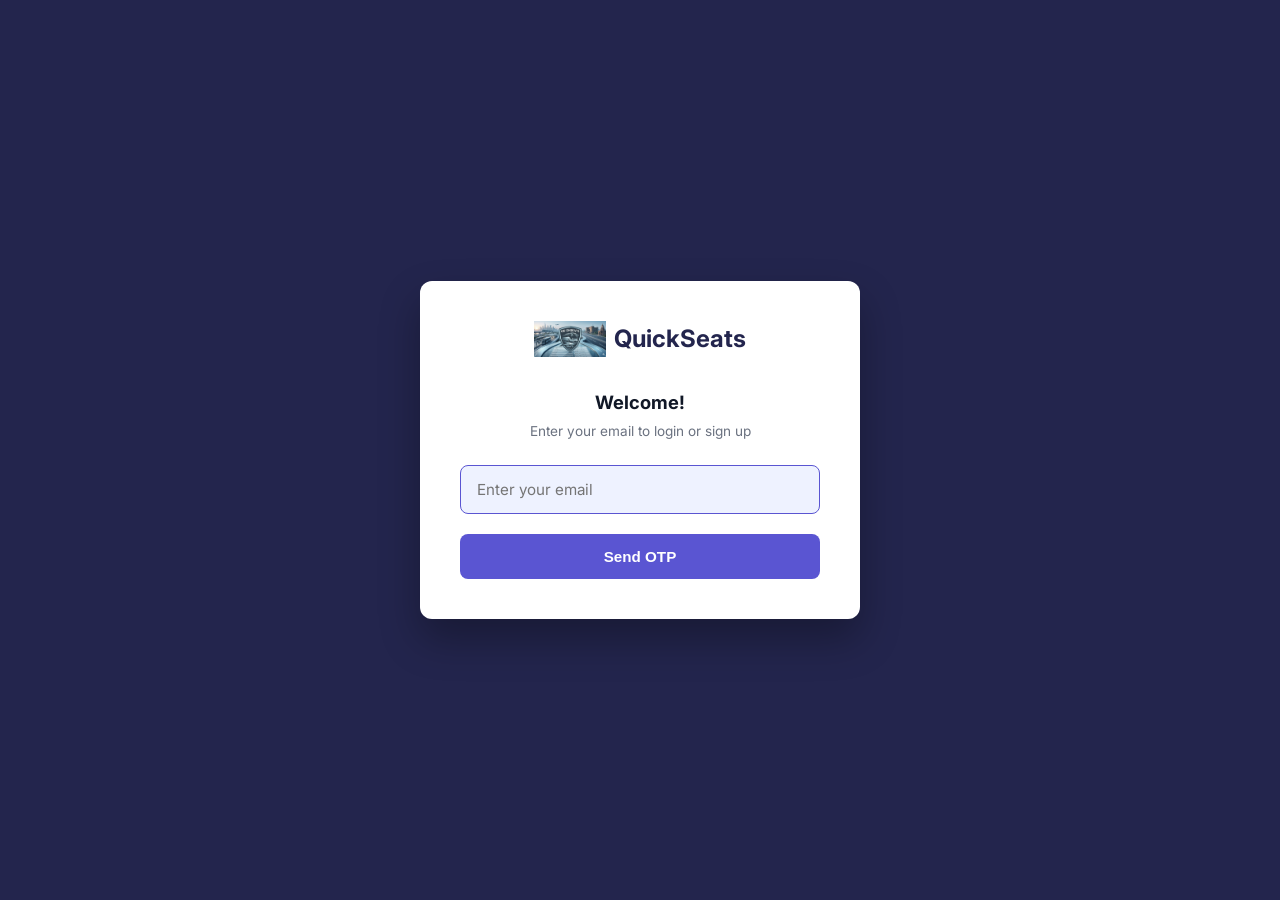
<file: index.html>
<!DOCTYPE html>
<html lang="en">
<head>
  <meta charset="UTF-8">
  <meta name="viewport" content="width=device-width, initial-scale=1.0">
  <title>QuickSeats — Login & Sign Up</title>
  <link rel="stylesheet" href="assets/css/styles.css?v=3.1">
  <style>
    body {
      display: flex;
      align-items: center;
      justify-content: center;
      min-height: 100vh;
      background-color: var(--top-bg); 
      margin: 0;
      font-family: 'Inter', sans-serif;
    }
    .auth-container {
      background-color: var(--modal-bg);
      width: 100%;
      max-width: 440px;
      border-radius: 12px;
      padding: 2.5rem;
      box-shadow: 0 20px 40px rgba(0,0,0,0.3);
      margin: 1rem;
    }
    .auth-logo {
      display: flex;
      align-items: center;
      justify-content: center;
      gap: 0.5rem;
      font-size: 1.5rem;
      font-weight: 700;
      color: var(--top-bg);
      margin-bottom: 2rem;
    }
    .auth-logo img { 
      height: 36px; 
      width: auto;
    }
    .text-center {
      text-align: center;
    }
  </style>
</head>
<body>

  <div class="auth-container">
    <div class="auth-logo">
      <img src="assets/img/bus logo2.png" alt="QuickSeats Logo" style="height:36px;">
      QuickSeats
    </div>

    <!-- STEP 1: Email Form -->
    <div id="auth-step-email">
      <h2 class="modal-title text-center">Welcome!</h2>
      <p class="modal-subtitle text-center">Enter your email to login or sign up</p>
      
      <div id="email-error" class="modal-error hidden"></div>
      <form id="email-form">
        <input type="email" id="auth-email" class="modal-input" placeholder="Enter your email" required>
        <button type="submit" class="btn-primary-full">Send OTP</button>
      </form>
    </div>

    <!-- STEP 2: OTP Form -->
    <div id="auth-step-otp" class="hidden">
      <h2 class="modal-title text-center">Verify Email</h2>
      <p class="modal-subtitle text-center">Enter the 4-digit OTP sent to your email</p>
      
      <div id="otp-error" class="modal-error hidden"></div>
      <form id="otp-form">
        <input type="text" id="auth-otp" class="modal-input" placeholder="1234" maxlength="4" pattern="\d{4}" required style="text-align:center; font-size: 1.2rem; letter-spacing: 0.5em;">
        <button type="submit" class="btn-primary-full">Verify &amp; Continue</button>
      </form>
    </div>
  </div>

  <script>
    // If the user is already logged in, redirect them directly to home.html
    if (localStorage.getItem('qs_user')) {
      window.location.href = 'home.html';
    }

    const API_BASE = 'api';
    const stepEmail = document.getElementById('auth-step-email');
    const stepOtp = document.getElementById('auth-step-otp');

    // Handle sending OTP
    document.getElementById('email-form').addEventListener('submit', async (e) => {
      e.preventDefault();
      const email = document.getElementById('auth-email').value;
      const errorBox = document.getElementById('email-error');
      const btn = e.target.querySelector('button');

      errorBox.classList.add('hidden');
      btn.textContent = 'Sending...'; 
      btn.disabled = true;

      try {
        const res = await fetch(`${API_BASE}/send_otp.php`, {
          method: 'POST',
          headers: { 'Content-Type': 'application/json' },
          body: JSON.stringify({ email })
        });
        const data = await res.json();
        
        if (!res.ok) throw new Error(data.error || 'Failed to send OTP.');
        
        stepEmail.classList.add('hidden');
        stepOtp.classList.remove('hidden');

        if (data.otp) {
          const otpInput = document.getElementById('auth-otp');
          if (otpInput) otpInput.value = data.otp;
        }
      } catch (err) {
        errorBox.textContent = err.message;
        errorBox.classList.remove('hidden');
      } finally {
        btn.textContent = 'Send OTP'; 
        btn.disabled = false;
      }
    });

    // Handle verifying OTP
    document.getElementById('otp-form').addEventListener('submit', async (e) => {
      e.preventDefault();
      const email = document.getElementById('auth-email').value;
      const otp = document.getElementById('auth-otp').value;
      const errorBox = document.getElementById('otp-error');
      const btn = e.target.querySelector('button');

      errorBox.classList.add('hidden');
      btn.textContent = 'Verifying...'; 
      btn.disabled = true;

      try {
        const res = await fetch(`${API_BASE}/verify_otp.php`, {
          method: 'POST',
          headers: { 'Content-Type': 'application/json' },
          body: JSON.stringify({ email, otp })
        });
        const data = await res.json();
        
        if (!res.ok) throw new Error(data.error || 'Invalid OTP.');
        
        // Successful login: Store user and redirect to the main website
        localStorage.setItem('qs_user', email);
        window.location.href = 'home.html';
      } catch (err) {
        errorBox.textContent = err.message;
        errorBox.classList.remove('hidden');
      } finally {
        btn.textContent = 'Verify & Continue'; 
        btn.disabled = false;
      }
    });
  </script>
</body>
</html>
</file>
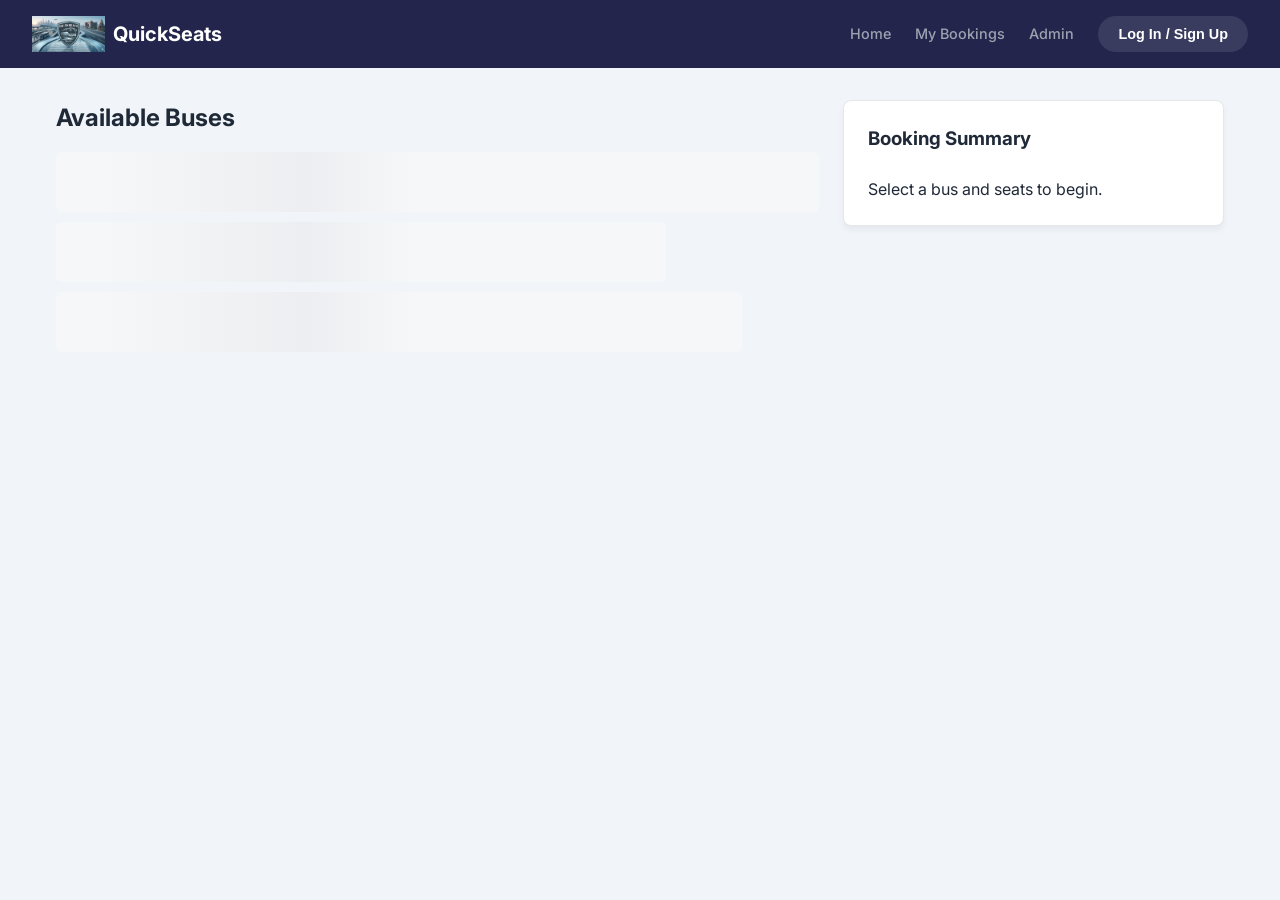
<file: booking.html>
<!DOCTYPE html>
<html lang="en">
<head>
  <meta charset="UTF-8">
  <meta name="viewport" content="width=device-width, initial-scale=1.0">
  <title>QuickSeats — Booking</title>
  <link rel="stylesheet" href="assets/css/styles.css?v=3.1">
  <style>
    /* Additions specific to booking page in classic design */
    .booking-wrapper {
      max-width: 1200px;
      margin: 2rem auto;
      padding: 0 1rem;
      display: flex;
      flex-direction: column;
      gap: 1.5rem;
    }

    @media (min-width: 768px) {
      .booking-wrapper { flex-direction: row; align-items: flex-start; }
      .bus-list-col { flex: 2; }
      .checkout-col { flex: 1; position: sticky; top: 100px; }
    }

    .bus-card {
      background: white;
      border-radius: 8px;
      padding: 1.25rem;
      margin-bottom: 1rem;
      box-shadow: 0 4px 6px rgba(0,0,0,0.05);
      border: 1px solid var(--border);
      display: flex;
      justify-content: space-between;
      align-items: center;
      flex-wrap: wrap;
      gap: 1rem;
    }
    
    .bus-card h3 { font-size: 1.1rem; margin-bottom: 0.25rem; }
    .bus-card p { font-size: 0.85rem; color: var(--text-muted); }
    .bus-price { font-size: 1.5rem; font-weight: bold; color: var(--text-dark); }
    
    .seat-grid {
      display: grid;
      gap: 0.5rem;
      background: #f8fafc;
      padding: 1.5rem;
      border-radius: 8px;
      border: 1px solid var(--border);
      margin-top: 1rem;
    }
    
    .seat-row { display: flex; gap: 0.5rem; }
    .seat-space { width: 30px; }
    
    .seat {
      width: 40px; height: 40px;
      background: white;
      border: 2px solid var(--border);
      border-radius: 6px 6px 2px 2px;
      display: flex; align-items: center; justify-content: center;
      font-size: 0.8rem; font-weight: 600;
      cursor: pointer; transition: all 0.2s;
    }
    
    .seat:hover:not(.booked) { border-color: var(--primary); color: var(--primary); }
    .seat.selected { background: var(--primary); border-color: var(--primary); color: white; }
    .seat.booked { background: #e5e7eb; border-color: #d1d5db; color: #9ca3af; cursor: not-allowed; }

    .checkout-card {
      background: white;
      border-radius: 8px;
      padding: 1.5rem;
      box-shadow: 0 4px 6px rgba(0,0,0,0.05);
      border: 1px solid var(--border);
    }

    .checkout-row {
      display: flex; justify-content: space-between;
      margin-bottom: 0.75rem; font-size: 0.95rem;
    }

    .checkout-form label { display: block; font-size: 0.85rem; font-weight: 600; margin-top: 1rem; margin-bottom: 0.25rem; }
    .checkout-form input, .checkout-form select {
      width: 100%; padding: 0.75rem; border: 1px solid var(--border);
      border-radius: 6px; font-family: inherit; font-size: 0.95rem;
    }
  </style>
</head>
<body>

  <!-- NAVBAR -->
  <nav class="navbar">
    <div class="nav-brand">
      <img src="assets/img/bus logo2.png" alt="QuickSeats Logo" class="nav-logo-img" style="height:36px;">
      QuickSeats
    </div>
    <div class="nav-links">
      <a href="home.html">Home</a>
      <a href="my_bookings.html">My Bookings</a>
      <a href="sso-login.php?role=admin">Admin</a>
      <div id="nav-user-area"></div>
    </div>
    <button class="hamburger" id="hamburger-btn">☰</button>
  </nav>

  <div class="mobile-nav" id="mobile-menu">
    <a href="home.html">Home</a>
    <a href="my_bookings.html">My Bookings</a>
    <a href="sso-login.php?role=admin">Admin</a>
    <div id="mobile-user-area"></div>
  </div>

  <div class="booking-wrapper">
    <div class="bus-list-col animate-fade-up">
      <h2 style="margin-bottom: 1rem;">Available Buses</h2>
      <div id="bus-list">
        <div class="skeleton-box"></div>
        <div class="skeleton-box" style="width: 80%"></div>
        <div class="skeleton-box" style="width: 90%"></div>
      </div>
      
      <div id="seat-selection" class="hidden">
        <h3 style="margin-top: 2rem;">Select Seats</h3>
        <div class="seat-grid" id="seat-grid-container"></div>
      </div>
    </div>

    <div class="checkout-col animate-fade-up delay-100">
      <div class="checkout-card">
        <h3 style="margin-bottom: 1.5rem;">Booking Summary</h3>
        <div id="checkout-empty">Select a bus and seats to begin.</div>
        
        <form id="checkout-form" class="checkout-form hidden">
          <div class="checkout-row">
            <span style="color: var(--text-muted)">Route</span>
            <strong id="summary-route">—</strong>
          </div>
          <div class="checkout-row">
            <span style="color: var(--text-muted)">Seats</span>
            <strong id="summary-seats">—</strong>
          </div>
          <div class="checkout-row" style="border-top: 1px solid var(--border); padding-top: 1rem; margin-top: 1rem;">
            <span>Total Price</span>
            <strong style="color: var(--primary); font-size: 1.25rem;" id="summary-total">₹0</strong>
          </div>
          
          <label>Passenger Name</label>
          <input type="text" id="passenger-name" placeholder="John Doe" required>
          
          <label>Payment Method</label>
          <select id="payment-method">
            <option value="UPI">UPI / QR</option>
            <option value="Card">Credit Card</option>
          </select>
          
          <div id="login-warning" class="modal-error hidden" style="margin-top:1rem;">
            Please <a href="#" id="trigger-login" style="text-decoration:underline; font-weight:bold; color:inherit;">Log In</a> to book a ticket.
          </div>

          <button type="submit" id="btn-book" class="btn-primary-full" style="margin-top: 1.5rem;">Pay &amp; Book Ticket</button>
        </form>
      </div>
    </div>
  </div>


  <!-- AUTH MODAL -->
  <div class="modal-overlay" id="auth-modal">
    <div class="modal-content">
      <button class="modal-close" id="close-modal">&times;</button>
      
      <!-- STEP 1: Email Form -->
      <div id="auth-step-email">
        <h2 class="modal-title">Login / Sign Up</h2>
        <p class="modal-subtitle">Enter your email to continue</p>
        
        <div id="email-error" class="modal-error hidden"></div>
        <form id="email-form">
          <input type="email" id="auth-email" class="modal-input" placeholder="Enter your email" required>
          <button type="submit" class="btn-primary-full">Send OTP</button>
        </form>
      </div>

      <!-- STEP 2: OTP Form -->
      <div id="auth-step-otp" class="hidden">
        <h2 class="modal-title">Verify Email</h2>
        <p class="modal-subtitle">Enter the 4-digit OTP sent to your email</p>
        
        <div id="otp-error" class="modal-error hidden"></div>
        <form id="otp-form">
          <input type="text" id="auth-otp" class="modal-input" placeholder="1234" maxlength="4" pattern="\d{4}" required style="text-align:center; font-size: 1.2rem; letter-spacing: 0.5em;">
          <button type="submit" class="btn-primary-full">Verify &amp; Continue</button>
        </form>
      </div>
    </div>
  </div>

  <script src="assets/js/script.js?v=classic2"></script>
</body>
</html>
</file>
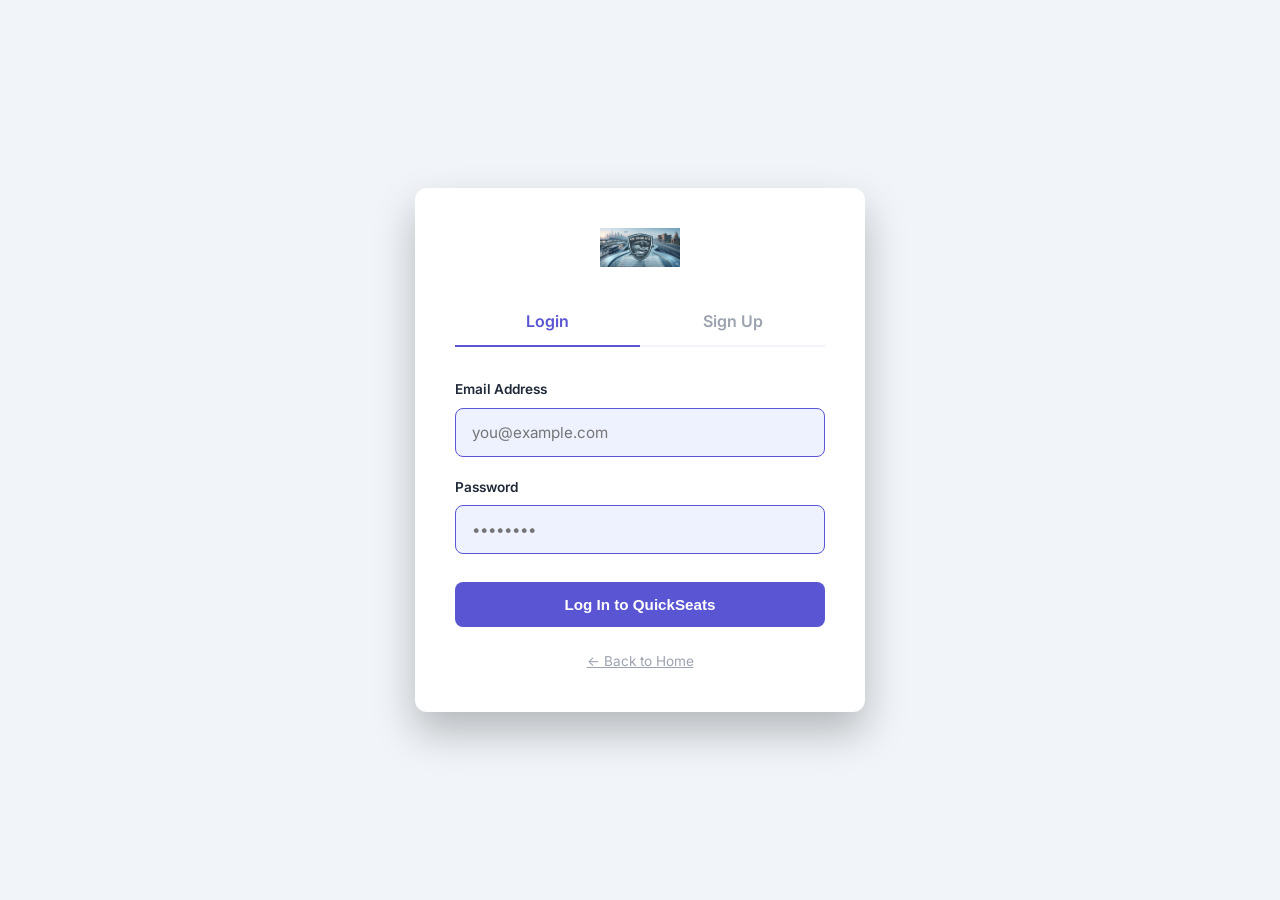
<file: login.html>
<!DOCTYPE html>
<html lang="en">
<head>
  <meta charset="UTF-8">
  <meta name="viewport" content="width=device-width, initial-scale=1.0">
  <title>QuickSeats — Login / Sign Up</title>
  <link rel="stylesheet" href="assets/css/styles.css?v=3.1">
  <style>
    body {
      display: flex;
      align-items: center;
      justify-content: center;
      min-height: 100vh;
      background-color: var(--bottom-bg);
      margin: 0;
      padding: 1rem;
    }

    .auth-container {
      background-color: var(--modal-bg);
      width: 100%;
      max-width: 450px; /* 400-500px wide as requested */
      border-radius: 12px;
      padding: 2.5rem;
      box-shadow: 0 20px 40px rgba(0,0,0,0.25);
      text-align: center;
    }

    .auth-illustration {
      width: 80px;
      margin: 0 auto 1.5rem;
    }

    .auth-illustration img {
      width: 100%;
      height: auto;
    }

    .auth-tabs {
      display: flex;
      margin-bottom: 2rem;
      border-bottom: 2px solid var(--bottom-bg);
    }

    .auth-tab {
      flex: 1;
      padding: 0.75rem;
      cursor: pointer;
      font-weight: 600;
      color: var(--text-muted);
      transition: all 0.2s;
      border-bottom: 2px solid transparent;
      margin-bottom: -2px;
    }

    .auth-tab.active {
      color: var(--primary);
      border-bottom-color: var(--primary);
    }

    .auth-form {
      display: flex;
      flex-direction: column;
      text-align: left;
    }

    .auth-form label {
      font-size: 0.85rem;
      font-weight: 600;
      color: var(--text-dark);
      margin-bottom: 0.5rem;
    }

    .auth-form input {
      width: 100%;
      padding: 0.875rem 1rem;
      background-color: var(--input-bg);
      border: 1px solid var(--primary);
      border-radius: 8px;
      font-size: 0.95rem;
      color: var(--text-dark);
      font-family: inherit;
      margin-bottom: 1.25rem;
      transition: box-shadow 0.2s;
    }

    .auth-form input:focus {
      outline: none;
      box-shadow: 0 0 0 3px rgba(90, 85, 210, 0.2);
    }

    .btn-auth {
      width: 100%;
      background-color: var(--primary);
      color: var(--text-white);
      border: none;
      padding: 0.875rem;
      border-radius: 8px;
      font-size: 0.95rem;
      font-weight: 600;
      cursor: pointer;
      transition: background-color 0.2s;
      margin-top: 0.5rem;
    }

    .btn-auth:hover {
      background-color: var(--primary-hover);
    }
    
    .btn-back {
      display: inline-block;
      margin-top: 1.5rem;
      font-size: 0.85rem;
      color: var(--text-muted);
      text-decoration: underline;
    }
  </style>
</head>
<body>

  <div class="auth-container">
    <!-- Small bus illustration -->
    <div class="auth-illustration">
      <img src="assets/img/bus logo2.png" alt="Bus Logo">
    </div>

    <!-- Tabs -->
    <div class="auth-tabs">
      <div class="auth-tab active" id="tab-login" onclick="switchAuthTab('login')">Login</div>
      <div class="auth-tab" id="tab-signup" onclick="switchAuthTab('signup')">Sign Up</div>
    </div>

    <!-- Error/Success Message Box -->
    <div id="auth-msg" class="modal-error hidden"></div>

    <!-- Login Form -->
    <form id="form-login" class="auth-form">
      <label>Email Address</label>
      <input type="email" id="login-email" placeholder="you@example.com" required>
      
      <label>Password</label>
      <input type="password" id="login-password" placeholder="••••••••" required>
      
      <button type="submit" class="btn-auth">Log In to QuickSeats</button>
    </form>

    <!-- Sign Up Form -->
    <form id="form-signup" class="auth-form hidden">
      <label>Full Name</label>
      <input type="text" id="signup-name" placeholder="John Doe" required>

      <label>Email Address</label>
      <input type="email" id="signup-email" placeholder="you@example.com" required>
      
      <label>Password</label>
      <input type="password" id="signup-password" placeholder="Create a password" required minlength="6">
      
      <button type="submit" class="btn-auth">Create Account</button>
    </form>

    <a href="home.html" class="btn-back">← Back to Home</a>
  </div>

  <script src="assets/js/script.js?v=auth"></script>
</body>
</html>
</file>
<file: assets/css/styles.css>
@import url('https://fonts.googleapis.com/css2?family=Inter:wght@400;500;600;700&display=swap');

/* ============================================================
   QUICKSEATS — Classic Design Restore (Mobile Fixed)
   ============================================================ */

:root {
  --top-bg:         #23254d; /* Dark Blue-Purple for Hero/Nav */
  --bottom-bg:      #f1f5f9; /* Clean light background for body */
  --container-bg:   #ffffff; /* White Search Container */
  --search-btn:     #2c2f5a; /* Dark Blue-Purple for Search Button */
  --text-white:     #ffffff;
  --text-muted:     #9ca3af;
  --text-dark:      #1f2937;
  --border:         #e5e7eb;
  
  /* Modal Variables */
  --modal-bg:       #ffffff;
  --primary:        #5a55d2; /* Purple/Indigo for Login */
  --primary-hover:  #4f46e5;
  --input-bg:       #eef2ff;
}

* { box-sizing: border-box; margin: 0; padding: 0; }
body {
  font-family: 'Inter', sans-serif;
  background-color: var(--bottom-bg);
  color: var(--text-dark);
  line-height: 1.5;
  overflow-x: hidden;
}

a { text-decoration: none; color: inherit; }
.hidden { display: none !important; }

/* ============================================================
   NAVBAR
   ============================================================ */
.navbar {
  background-color: var(--top-bg);
  padding: 1rem 2rem;
  display: flex;
  justify-content: space-between;
  align-items: center;
}

.nav-brand {
  display: flex;
  align-items: center;
  gap: 0.5rem;
  color: var(--text-white);
  font-size: 1.25rem;
  font-weight: 700;
}

.nav-logo-img { height: 30px; width: auto; }
.nav-logo-icon { font-size: 1.5rem; line-height: 1; }

.nav-links {
  display: flex;
  align-items: center;
  gap: 1.5rem;
}

.nav-links a {
  color: #9ca3af;
  font-size: 0.9rem;
  font-weight: 500;
  transition: color 0.2s;
}

.nav-links a:hover { color: var(--text-white); }

.btn-login {
  background-color: rgba(255,255,255,0.1);
  color: var(--text-white);
  border: none;
  padding: 0.6rem 1.25rem;
  border-radius: 999px;
  font-size: 0.9rem;
  font-weight: 600;
  cursor: pointer;
  transition: all 0.2s;
}

.btn-login:hover { background-color: rgba(255,255,255,0.2); }

.hamburger {
  display: none;
  background: none;
  border: none;
  color: var(--text-white);
  font-size: 1.5rem;
  cursor: pointer;
}

/* ============================================================
   HERO SECTION
   ============================================================ */
.hero {
  background-color: var(--top-bg);
  padding: 4rem 1rem 7rem; /* Extra padding at bottom for search bar overlap */
  text-align: center;
}

.hero h1 {
  color: var(--text-white);
  font-size: clamp(1.8rem, 4vw, 2.5rem);
  font-weight: 700;
  margin-bottom: 0.75rem;
}

.hero p {
  color: #9ca3af;
  font-size: clamp(0.9rem, 2vw, 1rem);
  max-width: 600px;
  margin: 0 auto;
}

/* ============================================================
   SEARCH FORM (Overlapping)
   ============================================================ */
.search-container {
  max-width: 900px;
  margin: -3.5rem auto 3rem; /* Pulls it up over hero */
  background-color: #ffffff; /* Bright white instead of slate grey */
  border-radius: 12px; /* Smoother border radius */
  padding: 1.5rem;
  position: relative;
  z-index: 10;
  box-shadow: 0 20px 40px rgba(0,0,0,0.1); /* Premium shadow */
  display: grid;
  grid-template-columns: 1fr 1fr 1fr auto;
  gap: 1rem;
  align-items: end;
  border: 1px solid #e5e7eb;
}

.form-group {
  display: flex;
  flex-direction: column;
  gap: 0.5rem;
}

.form-group label {
  color: #4b5563; /* Darker grey */
  font-size: 0.85rem;
  font-weight: 600;
}

.form-group select,
.form-group input {
  padding: 0.875rem 1rem;
  border-radius: 8px;
  border: 1px solid #d1d5db;
  background-color: #f3f4f6; /* Light grey */
  color: #111827; /* Dark text */
  font-family: inherit;
  font-size: 0.95rem;
  transition: all 0.2s;
}

.form-group select:focus,
.form-group input:focus {
  outline: none;
  border-color: var(--primary);
  box-shadow: 0 0 0 3px rgba(90, 85, 210, 0.2);
}

.form-group select option {
  background-color: #ffffff;
  color: #111827;
}

.btn-search {
  background-color: var(--search-btn);
  color: var(--text-white);
  border: none;
  border-radius: 6px;
  padding: 0.875rem 2rem;
  font-size: 0.95rem;
  font-weight: 600;
  cursor: pointer;
  transition: opacity 0.2s;
  height: 48px;
}

.btn-search:hover { opacity: 0.9; }

/* ============================================================
   FEATURES / CONTENT
   ============================================================ */
.features-section {
  text-align: center;
  padding: 2rem 1rem 4rem;
}

.features-section h2 {
  font-size: 1.25rem;
  color: #111827; /* Dark text as seen in screenshot */
  font-weight: 700;
  margin-bottom: 0.5rem;
}

.features-section p {
  color: #374151;
  font-size: 0.9rem;
}

/* ============================================================
   OTP LOGIN MODAL
   ============================================================ */
.modal-overlay {
  position: fixed;
  top: 0; left: 0; right: 0; bottom: 0;
  background-color: rgba(0,0,0,0.6);
  display: flex;
  align-items: center;
  justify-content: center;
  z-index: 1000;
  opacity: 0;
  visibility: hidden;
  transition: all 0.2s ease;
  padding: 1rem;
}

.modal-overlay.active {
  opacity: 1;
  visibility: visible;
}

.modal-content {
  background-color: var(--modal-bg);
  width: 100%;
  max-width: 440px;
  border-radius: 12px;
  padding: 2rem 2.5rem;
  position: relative;
  box-shadow: 0 20px 40px rgba(0,0,0,0.25);
  transform: translateY(10px);
  transition: transform 0.2s ease;
}

.modal-overlay.active .modal-content { transform: translateY(0); }

.modal-close {
  position: absolute;
  top: 1rem;
  right: 1.25rem;
  font-size: 1.25rem;
  color: #6b7280;
  background: none;
  border: none;
  cursor: pointer;
  font-weight: bold;
}

.modal-title {
  font-size: 1.15rem;
  font-weight: 700;
  color: #111827;
  margin-bottom: 0.25rem;
}

.modal-subtitle {
  font-size: 0.85rem;
  color: #6b7280;
  margin-bottom: 1.5rem;
}

.modal-input {
  width: 100%;
  padding: 0.875rem 1rem;
  background-color: var(--input-bg);
  border: 1px solid var(--primary);
  border-radius: 8px;
  font-size: 0.95rem;
  color: #111827;
  font-family: inherit;
  margin-bottom: 1.25rem;
}

.modal-input:focus {
  outline: none;
  box-shadow: 0 0 0 3px rgba(90, 85, 210, 0.2);
}

.btn-primary-full {
  width: 100%;
  background-color: var(--primary);
  color: var(--text-white);
  border: none;
  padding: 0.875rem;
  border-radius: 8px;
  font-size: 0.95rem;
  font-weight: 600;
  cursor: pointer;
  transition: background-color 0.2s;
}

.btn-primary-full:hover { background-color: var(--primary-hover); }

.modal-error {
  color: #dc2626;
  background-color: #fee2e2;
  border: 1px solid #fca5a5;
  padding: 0.5rem;
  border-radius: 6px;
  font-size: 0.85rem;
  margin-bottom: 1rem;
  text-align: center;
}

/* ============================================================
   RESPONSIVE DESIGN
   ============================================================ */
@media (max-width: 900px) {
  .search-container {
    grid-template-columns: 1fr 1fr;
    max-width: 90%;
  }
}

@media (max-width: 768px) {
  .navbar { flex-direction: row-reverse; }
  .nav-links { display: none; }
  .hamburger { display: block; }
  
  .hero { padding: 3rem 1rem 6rem; }
  
  .search-container {
    grid-template-columns: 1fr;
    margin: -3rem 1rem 2rem;
    padding: 1.25rem;
  }
  
  .btn-search { width: 100%; }
}

@media (max-width: 480px) {
  .modal-content { padding: 1.5rem; }
  .navbar { padding: 1rem; }
}

/* Mobile menu CSS moved to Animations section */
.mobile-nav a {
  display: block;
  color: var(--text-white);
  padding: 0.75rem;
  font-weight: 500;
}

/* ============================================================
   PROFESSIONAL RECEIPT STYLES
   ============================================================ */
.receipt-ticket {
  font-family: 'Inter', sans-serif;
  background: #fff;
  border-radius: 16px;
  overflow: hidden;
  box-shadow: 0 8px 32px rgba(35,37,77,0.13);
  border: 1.5px solid #e5e7eb;
  max-width: 480px;
  margin: 0 auto;
}

.receipt-header {
  background: linear-gradient(135deg, #23254d 0%, #5a55d2 100%);
  color: #fff;
  padding: 1.5rem 1.75rem 1.25rem;
  display: flex;
  align-items: center;
  gap: 0.75rem;
}

.receipt-header .logo-text {
  font-size: 1.3rem;
  font-weight: 800;
  letter-spacing: 1px;
}

.receipt-header .booking-confirmed {
  font-size: 0.85rem;
  opacity: 0.8;
  margin-top: 0.2rem;
}

.receipt-success-badge {
  background: #10b981;
  color: white;
  width: 44px; height: 44px;
  border-radius: 50%;
  display: flex;
  align-items: center;
  justify-content: center;
  font-size: 1.4rem;
  margin-left: auto;
  flex-shrink: 0;
}

.receipt-divider {
  display: flex;
  align-items: center;
  position: relative;
  background: #f8fafc;
}

.receipt-divider::before,
.receipt-divider::after {
  content: '';
  position: absolute;
  width: 22px; height: 22px;
  background: var(--bottom-bg);
  border-radius: 50%;
  top: 50%;
  transform: translateY(-50%);
}

.receipt-divider::before { left: -11px; }
.receipt-divider::after  { right: -11px; }

.receipt-divider-line {
  flex: 1;
  border: none;
  border-top: 2px dashed #d1d5db;
  margin: 0.75rem 1rem;
}

.receipt-body {
  padding: 1.25rem 1.75rem 1.5rem;
}

.receipt-pnr {
  text-align: center;
  margin-bottom: 1.25rem;
  padding-bottom: 1rem;
  border-bottom: 1px solid #e5e7eb;
}

.receipt-pnr .pnr-label {
  font-size: 0.75rem;
  color: #6b7280;
  text-transform: uppercase;
  letter-spacing: 0.1em;
  font-weight: 600;
}

.receipt-pnr .pnr-number {
  font-size: 1.5rem;
  font-weight: 800;
  color: #23254d;
  letter-spacing: 0.05em;
}

.receipt-route {
  display: flex;
  align-items: center;
  justify-content: center;
  gap: 0.75rem;
  margin-bottom: 1.25rem;
  padding-bottom: 1rem;
  border-bottom: 1px solid #e5e7eb;
}

.receipt-city {
  text-align: center;
}

.receipt-city .city-name {
  font-size: 1.15rem;
  font-weight: 700;
  color: #111827;
}

.receipt-city .city-label {
  font-size: 0.75rem;
  color: #6b7280;
  font-weight: 500;
}

.receipt-arrow {
  font-size: 1.5rem;
  color: #5a55d2;
}

.receipt-grid {
  display: grid;
  grid-template-columns: 1fr 1fr;
  gap: 0.75rem 1rem;
  margin-bottom: 1.25rem;
}

.receipt-field .field-label {
  font-size: 0.72rem;
  color: #9ca3af;
  text-transform: uppercase;
  letter-spacing: 0.08em;
  font-weight: 600;
  margin-bottom: 0.2rem;
}

.receipt-field .field-value {
  font-size: 0.9rem;
  color: #1f2937;
  font-weight: 600;
}

.receipt-total-bar {
  background: linear-gradient(135deg, #eef2ff 0%, #f0fdf4 100%);
  border: 1.5px solid #5a55d2;
  border-radius: 10px;
  padding: 0.875rem 1.25rem;
  display: flex;
  justify-content: space-between;
  align-items: center;
  margin-bottom: 1.25rem;
}

.receipt-total-bar .total-label {
  font-size: 0.85rem;
  color: #4b5563;
  font-weight: 600;
}

.receipt-total-bar .total-amount {
  font-size: 1.4rem;
  font-weight: 800;
  color: #10b981;
}

.receipt-status {
  display: inline-flex;
  align-items: center;
  gap: 0.4rem;
  background: #d1fae5;
  color: #065f46;
  padding: 0.3rem 0.875rem;
  border-radius: 999px;
  font-size: 0.8rem;
  font-weight: 700;
  border: 1px solid #a7f3d0;
}

.receipt-actions {
  display: flex;
  gap: 0.75rem;
  margin-top: 1rem;
}

.receipt-actions button {
  flex: 1;
  padding: 0.825rem;
  border-radius: 8px;
  font-size: 0.9rem;
  font-weight: 600;
  cursor: pointer;
  transition: all 0.2s;
  border: none;
}

.btn-receipt-primary {
  background: linear-gradient(135deg, #23254d, #5a55d2);
  color: white;
}

.btn-receipt-primary:hover { opacity: 0.9; }

.btn-receipt-secondary {
  background: #f1f5f9;
  color: #1f2937;
  border: 1.5px solid #cbd5e1 !important;
}

.btn-receipt-secondary:hover { background: #e2e8f0; }

@media print {
  body * { visibility: hidden; }
  .receipt-ticket, .receipt-ticket * { visibility: visible; }
  .receipt-ticket { position: fixed; top: 0; left: 0; width: 100%; box-shadow: none; border: none; }
  .receipt-actions { display: none !important; }
}

/* ============================================================
   PROFESSIONAL ANIMATIONS & HOVER EFFECTS
   ============================================================ */

/* 1. Fade-up animation for page load */
@keyframes fadeUp {
  0% { opacity: 0; transform: translateY(20px); }
  100% { opacity: 1; transform: translateY(0); }
}

.animate-fade-up {
  animation: fadeUp 0.6s cubic-bezier(0.16, 1, 0.3, 1) forwards;
}
.delay-100 { animation-delay: 0.1s; opacity: 0; }
.delay-200 { animation-delay: 0.2s; opacity: 0; }
.delay-300 { animation-delay: 0.3s; opacity: 0; }

/* 2. Hover micro-animations for cards */
.bus-card, .booking-card, .stat-card {
  transition: transform 0.3s cubic-bezier(0.16, 1, 0.3, 1), box-shadow 0.3s cubic-bezier(0.16, 1, 0.3, 1);
}
.bus-card:hover, .booking-card:hover, .stat-card:hover {
  transform: translateY(-4px);
  box-shadow: 0 12px 24px rgba(0,0,0,0.08);
}

/* 3. Hover effects for buttons */
.btn-primary, .btn-primary-full, .btn-search {
  transition: transform 0.2s ease, box-shadow 0.2s ease, background-color 0.2s ease;
}
.btn-primary:active, .btn-primary-full:active, .btn-search:active {
  transform: scale(0.97);
}
.btn-primary:hover, .btn-search:hover {
  box-shadow: 0 4px 12px rgba(90, 85, 210, 0.3);
  transform: translateY(-1px);
}

/* 4. Skeleton Loader Shimmer */
@keyframes shimmer {
  0% { background-position: -1000px 0; }
  100% { background-position: 1000px 0; }
}

.skeleton-box {
  animation: shimmer 2s infinite linear;
  background: linear-gradient(to right, #f6f7f8 4%, #edeef1 25%, #f6f7f8 36%);
  background-size: 1000px 100%;
  border-radius: 6px;
  height: 60px;
  margin-bottom: 10px;
}

/* 5. Success Checkmark Pop */
@keyframes checkPop {
  0% { transform: scale(0); opacity: 0; }
  60% { transform: scale(1.2); opacity: 1; }
  100% { transform: scale(1); opacity: 1; }
}

.success-icon, .receipt-success-badge {
  animation: checkPop 0.6s cubic-bezier(0.16, 1, 0.3, 1) forwards;
}

/* Smooth slide for mobile menu */
.mobile-nav {
  display: block !important;
  position: absolute;
  width: 100%;
  left: 0;
  z-index: 1000;
  background-color: var(--top-bg);
  max-height: 0;
  overflow: hidden;
  padding: 0 1rem;
  opacity: 0;
  text-align: left;
  border-top: 1px solid rgba(255,255,255,0.1);
  box-shadow: 0 10px 20px rgba(0,0,0,0.2);
  transition: max-height 0.4s ease-in-out, padding 0.4s ease-in-out, opacity 0.3s ease-in-out;
}
.mobile-nav.open {
  max-height: 350px; /* Adjust based on content */
  padding: 1rem;
  opacity: 1;
}
</file>
